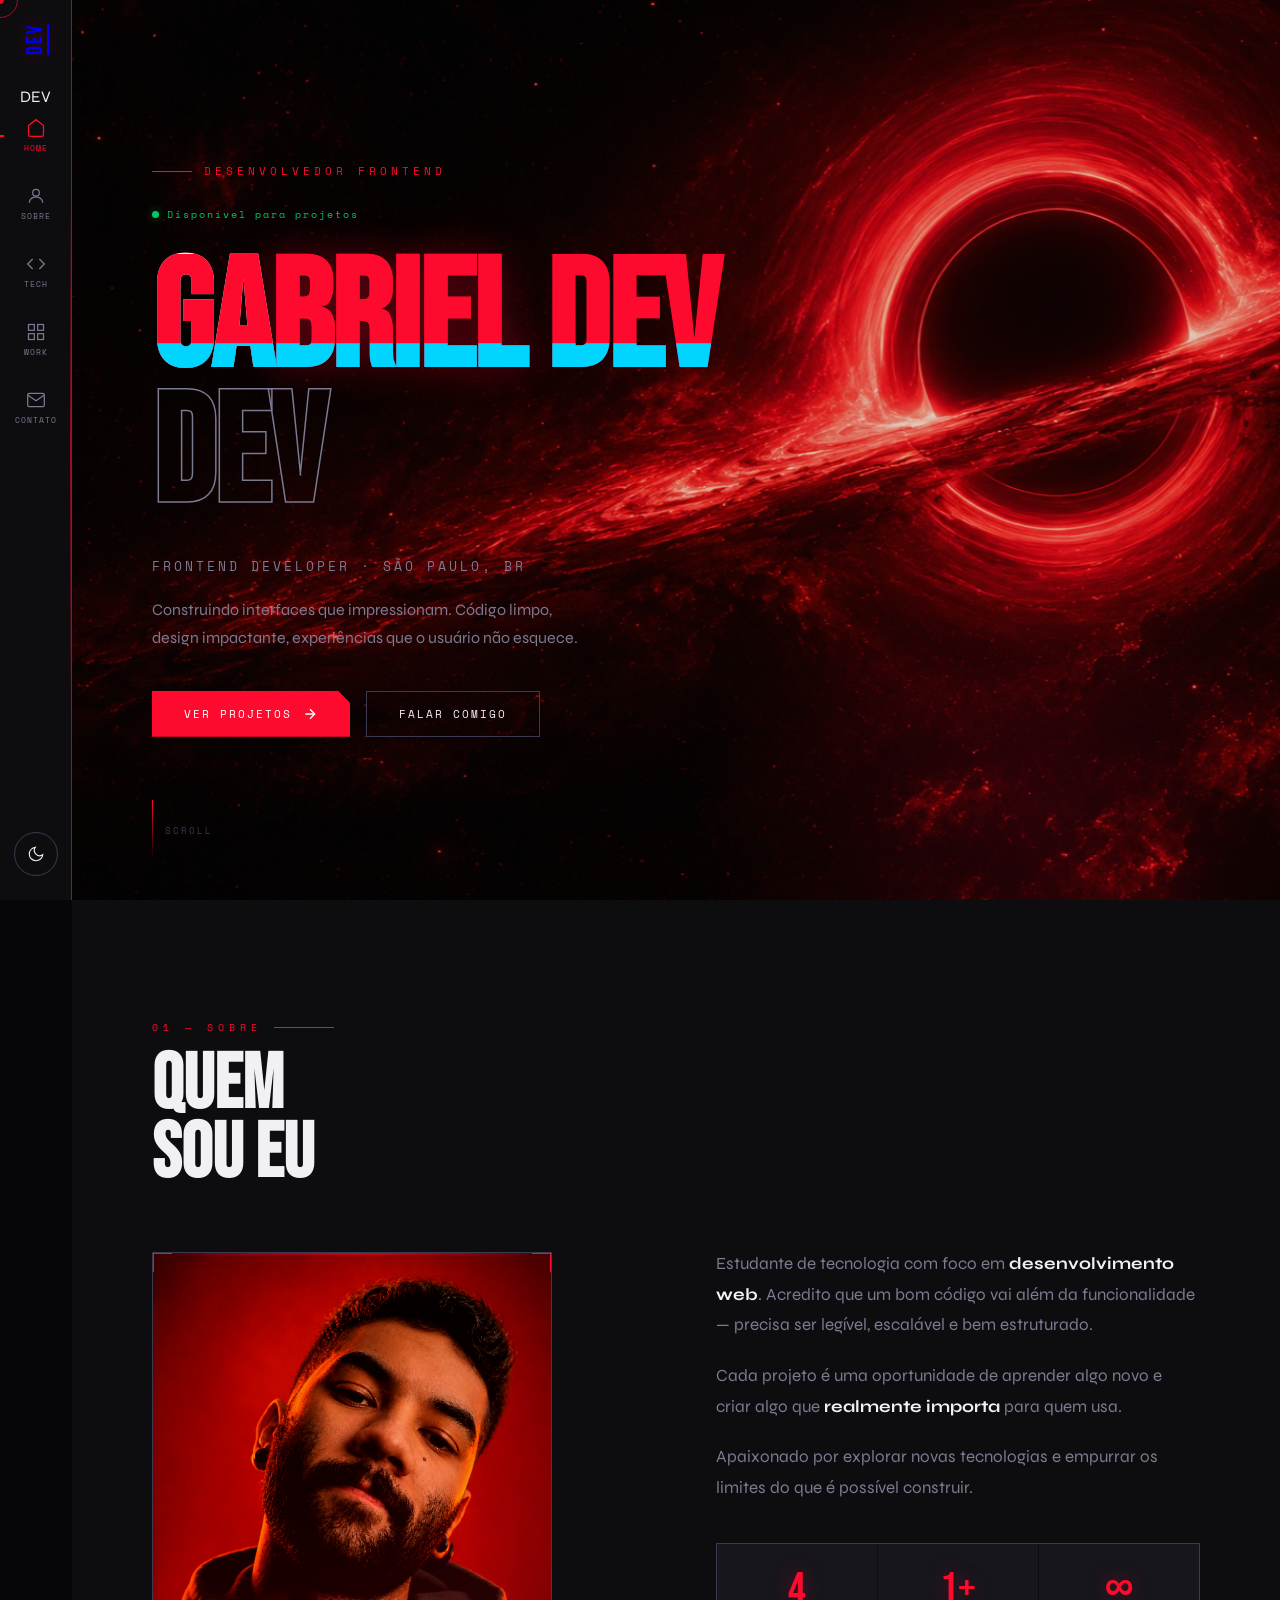
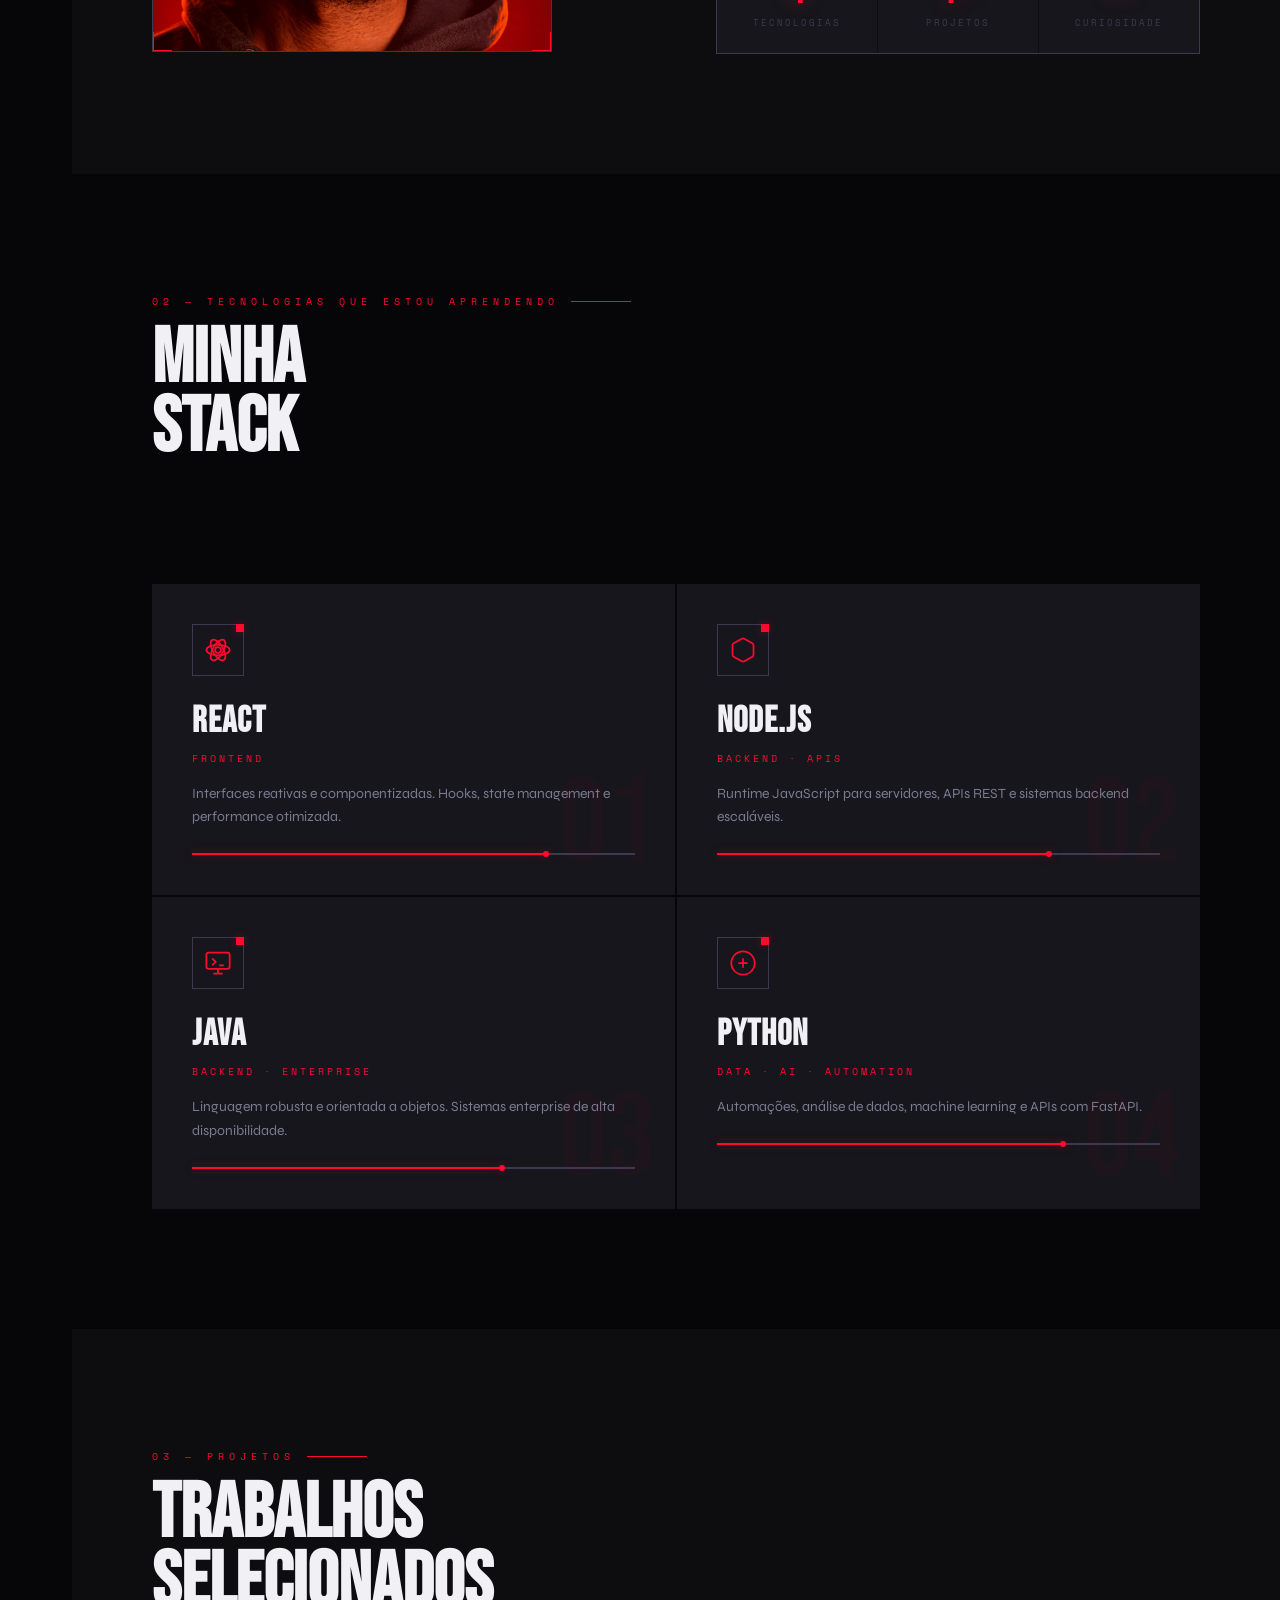
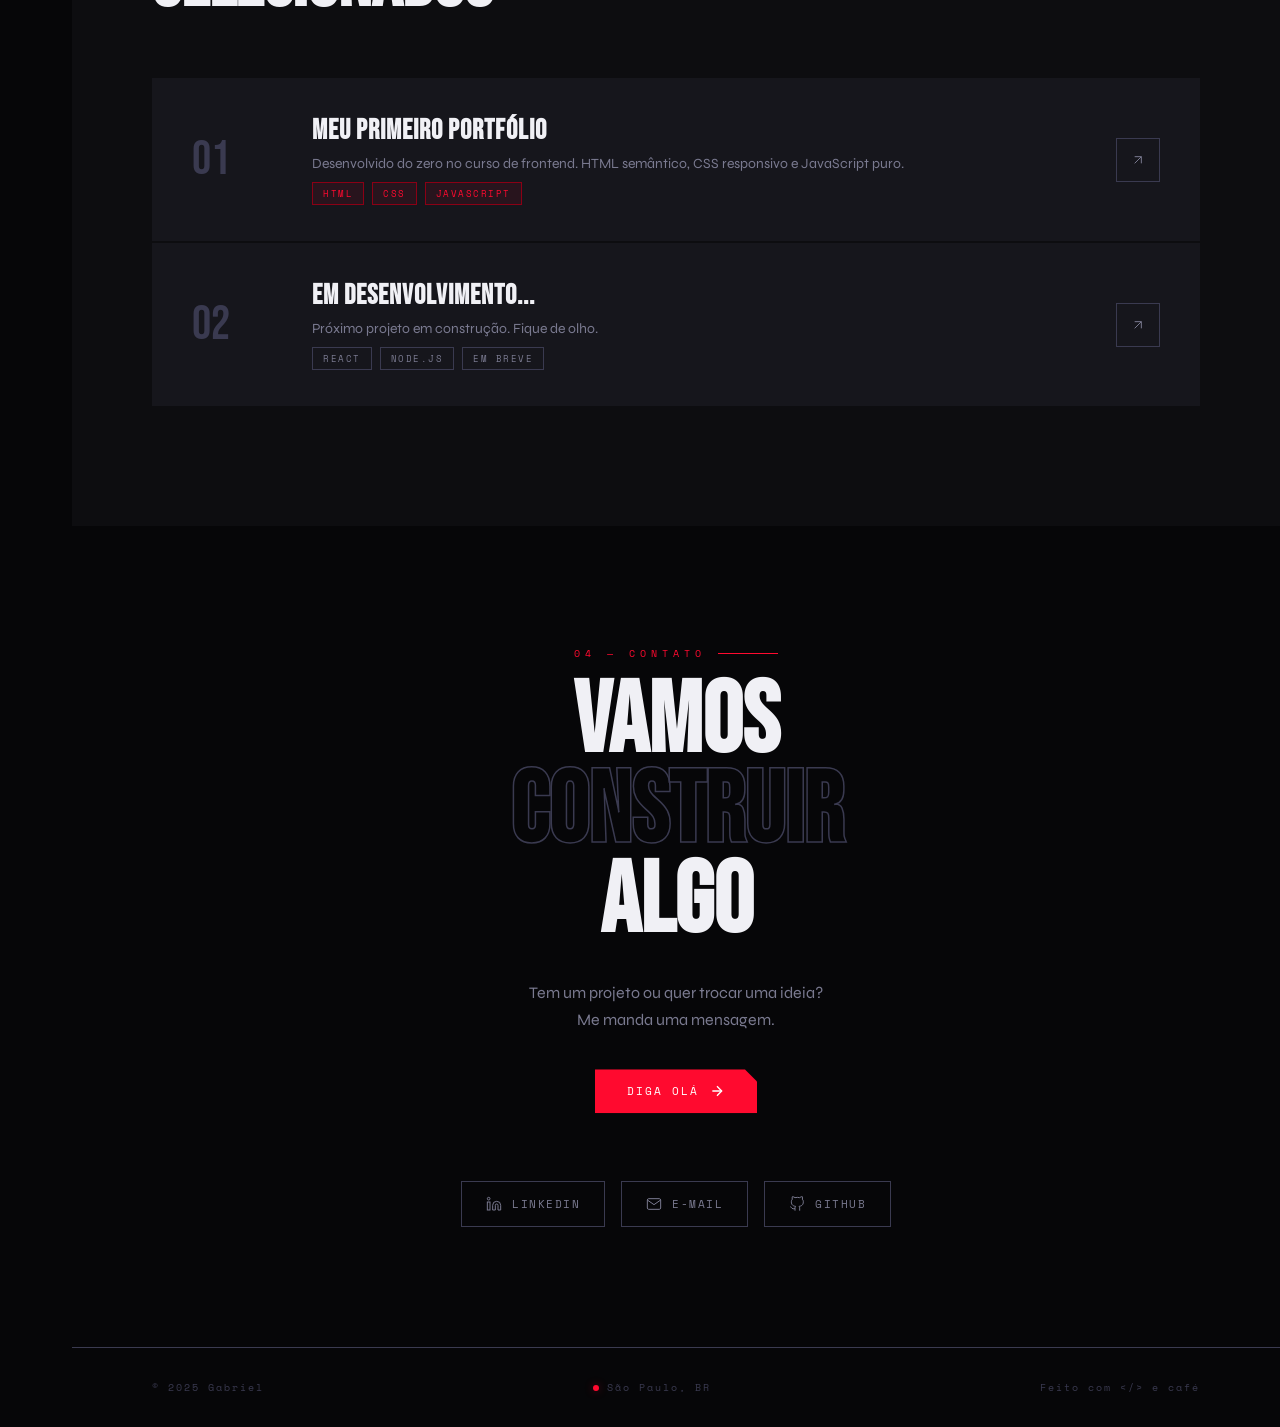
<file: index.html>
<!DOCTYPE html>
<html lang="pt-BR" data-theme="dark">

<head>
    <meta charset="UTF-8" />
    <meta name="viewport" content="width=device-width, initial-scale=1.0" />
    <title>Portfolio · Gabriel</title>
    <link rel="preconnect" href="https://fonts.googleapis.com" />
    <link
        href="https://fonts.googleapis.com/css2?family=Bebas+Neue&family=Space+Mono:wght@400;700&family=Syne:wght@400;700&display=swap"
        rel="stylesheet" />
    <link rel="stylesheet" href="style.css" />
</head>

<body>

    <!-- CURSOR -->
    <div id="cursor">
        <div id="cursor-dot"></div>
        <div id="cursor-ring"></div>
    </div>

    <!-- SIDEBAR -->
    <nav id="sidebar">
        <div class="sidebar-logo"><a href="nav-link">DEV</a></div>
            DEV
        </div>
        <div class="nav-links">
            <a href="#hero" class="nav-link active">
                <svg viewBox="0 0 24 24" fill="none" stroke="currentColor">
                    <path d="M3 9l9-7 9 7v11a2 2 0 0 1-2 2H5a2 2 0 0 1-2-2z" />
                </svg>
                Home
            </a>
            <a href="#about" class="nav-link">
                <svg viewBox="0 0 24 24" fill="none" stroke="currentColor">
                    <circle cx="12" cy="8" r="4" />
                    <path d="M4 20c0-4 3.6-7 8-7s8 3 8 7" />
                </svg>
                Sobre
            </a>
            <a href="#skills" class="nav-link">
                <svg viewBox="0 0 24 24" fill="none" stroke="currentColor">
                    <polyline points="16 18 22 12 16 6" />
                    <polyline points="8 6 2 12 8 18" />
                </svg>
                Tech
            </a>
            <a href="#projects" class="nav-link">
                <svg viewBox="0 0 24 24" fill="none" stroke="currentColor">
                    <rect x="3" y="3" width="7" height="7" />
                    <rect x="14" y="3" width="7" height="7" />
                    <rect x="14" y="14" width="7" height="7" />
                    <rect x="3" y="14" width="7" height="7" />
                </svg>
                Work
            </a>
            <a href="#contact" class="nav-link">
                <svg viewBox="0 0 24 24" fill="none" stroke="currentColor">
                    <path d="M4 4h16c1.1 0 2 .9 2 2v12c0 1.1-.9 2-2 2H4c-1.1 0-2-.9-2-2V6c0-1.1.9-2 2-2z" />
                    <polyline points="22,6 12,13 2,6" />
                </svg>
                Contato
            </a>
        </div>
        <button id="theme-toggle" title="Alternar tema" onclick="toggleTheme()">
            <svg id="icon-sun" viewBox="0 0 24 24" fill="none" stroke="currentColor" stroke-width="1.5"
                style="display:none">
                <circle cx="12" cy="12" r="5" />
                <line x1="12" y1="1" x2="12" y2="3" />
                <line x1="12" y1="21" x2="12" y2="23" />
                <line x1="4.22" y1="4.22" x2="5.64" y2="5.64" />
                <line x1="18.36" y1="18.36" x2="19.78" y2="19.78" />
                <line x1="1" y1="12" x2="3" y2="12" />
                <line x1="21" y1="12" x2="23" y2="12" />
                <line x1="4.22" y1="19.78" x2="5.64" y2="18.36" />
                <line x1="18.36" y1="5.64" x2="19.78" y2="4.22" />
            </svg>
            <svg id="icon-moon" viewBox="0 0 24 24" fill="none" stroke="currentColor" stroke-width="1.5">
                <path d="M21 12.79A9 9 0 1 1 11.21 3 7 7 0 0 0 21 12.79z" />
            </svg>
        </button>
    </nav>

    <main>

        <!-- ── HERO ── -->
        <section id="hero">
            <!-- Camadas de parallax — ordem importa (fundo → frente) -->
            <div class="hero-grid" data-speed="0.02"></div>
            <div class="hero-bg" data-speed="0.04"></div>
            <div id="particles" data-speed="0.05"></div>
            <div class="hero-glow" data-speed="0.08"></div>

            <!-- Conteúdo foreground -->
            <div class="hero-content">
                <p class="hero-eyebrow">Desenvolvedor Frontend</p>

                <div class="status">
                    <span class="status-dot"></span>
                    Disponível para projetos
                </div>

                <h1 class="hero-name glitch" data-text="GABRIEL DEV">
                    <span class="solid">GA</span><span class="red">BRIEL</span><br>
                    <span class="outline">DEV</span>
                </h1>

                <p class="hero-role">Frontend Developer · São Paulo, BR</p>

                <p class="hero-desc">
                    Construindo interfaces que impressionam. Código limpo,
                    design impactante, experiências que o usuário não esquece.
                </p>

                <div class="hero-cta">
                    <a href="#projects" class="btn-primary magnetic">
                        Ver Projetos
                        <svg width="16" height="16" viewBox="0 0 24 24" fill="none" stroke="currentColor"
                            stroke-width="2">
                            <line x1="5" y1="12" x2="19" y2="12" />
                            <polyline points="12 5 19 12 12 19" />
                        </svg>
                    </a>
                    <a href="#contact" class="btn-outline magnetic">Falar Comigo</a>
                </div>
            </div>

            <!-- Fora do hero-content, dentro do #hero -->
            <div class="hero-scroll">
                <div class="scroll-line"></div>
                Scroll
            </div>
        </section>

        <!-- ── SOBRE ── -->
        <section id="about">
            <p class="section-label">01 — Sobre</p>
            <h2 class="section-title reveal">QUEM<br>SOU EU</h2>

            <div class="about-grid">

                <!-- Avatar com foto + efeito tilt 3D -->
                <div class="about-visual tilt-card reveal">
                    <div class="about-frame">
                        <div class="scan-line"></div><!-- ← scan line fica dentro do frame -->
                        <div class="about-avatar">
                            <img src="img/eu.jpeg" alt="Foto de Gabriel" />
                        </div>
                        <div class="frame-corner tl"></div>
                        <div class="frame-corner tr"></div>
                        <div class="frame-corner bl"></div>
                        <div class="frame-corner br"></div>
                    </div>
                </div>

                <div class="about-text">
                    <p class="reveal">
                        Estudante de tecnologia com foco em <strong>desenvolvimento web</strong>.
                        Acredito que um bom código vai além da funcionalidade — precisa ser legível,
                        escalável e bem estruturado.
                    </p>
                    <p class="reveal reveal-d1">
                        Cada projeto é uma oportunidade de aprender algo novo e criar algo que
                        <strong>realmente importa</strong> para quem usa.
                    </p>
                    <p class="reveal reveal-d2">
                        Apaixonado por explorar novas tecnologias e empurrar os limites
                        do que é possível construir.
                    </p>
                    <div class="about-stats reveal reveal-d3">
                        <div class="stat-box">
                            <span class="stat-num">4</span>
                            <span class="stat-label">Tecnologias</span>
                        </div>
                        <div class="stat-box">
                            <span class="stat-num">1+</span>
                            <span class="stat-label">Projetos</span>
                        </div>
                        <div class="stat-box">
                            <span class="stat-num">∞</span>
                            <span class="stat-label">Curiosidade</span>
                        </div>
                    </div>
                </div>

            </div>
        </section>

        <!-- ── TECNOLOGIAS ── -->
        <section id="skills">
            <p class="section-label">02 — Tecnologias que estou aprendendo</p>
            <h2 class="section-title reveal">MINHA<br>STACK</h2>
            <p id="tecnologiaSelecionada"></p>

            <div class="skills-grid">

                <article class="skill-card tilt-card reveal" onclick="mostrarTecnologia('React')">
                    <span class="skill-bg-num">01</span>
                    <div class="skill-icon tilt-icon">
                        <svg viewBox="0 0 24 24" fill="none" stroke="var(--red)" stroke-width="1.5">
                            <circle cx="12" cy="12" r="2.5" />
                            <ellipse cx="12" cy="12" rx="10" ry="4.5" />
                            <ellipse cx="12" cy="12" rx="10" ry="4.5" transform="rotate(60 12 12)" />
                            <ellipse cx="12" cy="12" rx="10" ry="4.5" transform="rotate(120 12 12)" />
                        </svg>
                    </div>
                    <h3 class="skill-name tilt-inner">React</h3>
                    <p class="skill-type">Frontend</p>
                    <p class="skill-desc">Interfaces reativas e componentizadas. Hooks, state management e performance
                        otimizada.</p>
                    <div class="skill-bar">
                        <div class="skill-fill" style="--w: 80%"></div>
                    </div>
                </article>

                <article class="skill-card tilt-card reveal reveal-d1" onclick="mostrarTecnologia('Node.js')">
                    <span class="skill-bg-num">02</span>
                    <div class="skill-icon tilt-icon">
                        <svg viewBox="0 0 24 24" fill="none" stroke="var(--red)" stroke-width="1.5">
                            <path
                                d="M21 16V8a2 2 0 0 0-1-1.73l-7-4a2 2 0 0 0-2 0l-7 4A2 2 0 0 0 3 8v8a2 2 0 0 0 1 1.73l7 4a2 2 0 0 0 2 0l7-4A2 2 0 0 0 21 16z" />
                        </svg>
                    </div>
                    <h3 class="skill-name tilt-inner">Node.js</h3>
                    <p class="skill-type">Backend · APIs</p>
                    <p class="skill-desc">Runtime JavaScript para servidores, APIs REST e sistemas backend escaláveis.
                    </p>
                    <div class="skill-bar">
                        <div class="skill-fill" style="--w: 75%"></div>
                    </div>
                </article>

                <article class="skill-card tilt-card reveal reveal-d2" onclick="mostrarTecnologia('Java')">
                    <span class="skill-bg-num">03</span>
                    <div class="skill-icon tilt-icon">
                        <svg viewBox="0 0 24 24" fill="none" stroke="var(--red)" stroke-width="1.5">
                            <rect x="2" y="3" width="20" height="14" rx="2" />
                            <path d="M8 21h8M12 17v4M7 8l3 3-3 3M13 14h4" />
                        </svg>
                    </div>
                    <h3 class="skill-name tilt-inner">Java</h3>
                    <p class="skill-type">Backend · Enterprise</p>
                    <p class="skill-desc">Linguagem robusta e orientada a objetos. Sistemas enterprise de alta
                        disponibilidade.</p>
                    <div class="skill-bar">
                        <div class="skill-fill" style="--w: 70%"></div>
                    </div>
                </article>

                <article class="skill-card tilt-card reveal reveal-d3" onclick="mostrarTecnologia('Python')">
                    <span class="skill-bg-num">04</span>
                    <div class="skill-icon tilt-icon">
                        <svg viewBox="0 0 24 24" fill="none" stroke="var(--red)" stroke-width="1.5">
                            <path d="M12 2C6.48 2 2 6.48 2 12s4.48 10 10 10 10-4.48 10-10S17.52 2 12 2z" />
                            <path d="M12 8v8M8 12h8" />
                        </svg>
                    </div>
                    <h3 class="skill-name tilt-inner">Python</h3>
                    <p class="skill-type">Data · AI · Automation</p>
                    <p class="skill-desc">Automações, análise de dados, machine learning e APIs com FastAPI.</p>
                    <div class="skill-bar">
                        <div class="skill-fill" style="--w: 78%"></div>
                    </div>
                </article>

            </div>
        </section>

        <!-- ── PROJETOS ── -->
        <section id="projects">
            <p class="section-label">03 — Projetos</p>
            <h2 class="section-title reveal">TRABALHOS<br>SELECIONADOS</h2>

            <div class="projects-list">

                <article class="project-item reveal">
                    <span class="project-num">01</span>
                    <div class="project-info">
                        <h3 class="project-name">Meu Primeiro Portfólio</h3>
                        <p class="project-desc">Desenvolvido do zero no curso de frontend. HTML semântico, CSS
                            responsivo e JavaScript puro.</p>
                        <div class="project-tags">
                            <span class="tag red">HTML</span>
                            <span class="tag red">CSS</span>
                            <span class="tag red">JavaScript</span>
                        </div>
                    </div>
                    <div class="project-arrow">
                        <svg width="16" height="16" viewBox="0 0 24 24" fill="none" stroke="currentColor"
                            stroke-width="1.5">
                            <line x1="7" y1="17" x2="17" y2="7" />
                            <polyline points="7 7 17 7 17 17" />
                        </svg>
                    </div>
                </article>

                <article class="project-item reveal reveal-d1">
                    <span class="project-num">02</span>
                    <div class="project-info">
                        <h3 class="project-name">Em Desenvolvimento...</h3>
                        <p class="project-desc">Próximo projeto em construção. Fique de olho.</p>
                        <div class="project-tags">
                            <span class="tag">React</span>
                            <span class="tag">Node.js</span>
                            <span class="tag">Em breve</span>
                        </div>
                    </div>
                    <div class="project-arrow">
                        <svg width="16" height="16" viewBox="0 0 24 24" fill="none" stroke="currentColor"
                            stroke-width="1.5">
                            <line x1="7" y1="17" x2="17" y2="7" />
                            <polyline points="7 7 17 7 17 17" />
                        </svg>
                    </div>
                </article>

            </div>
        </section>

        <!-- ── CONTATO ── -->
        <section id="contact">
            <div class="contact-inner">
                <p class="section-label" style="justify-content: center">04 — Contato</p>

                <h2 class="contact-big reveal">
                    VAMOS<br><span class="hollow">CONSTRUIR</span><br>ALGO
                </h2>

                <p class="contact-sub reveal">
                    Tem um projeto ou quer trocar uma ideia?<br>Me manda uma mensagem.
                </p>

                <div class="contact-msg reveal">
                    <button type="button" class="btn-primary magnetic" id="botaoMensagem" onclick="alterarTexto()">
                        Diga Olá
                        <svg width="16" height="16" viewBox="0 0 24 24" fill="none" stroke="currentColor"
                            stroke-width="2">
                            <line x1="5" y1="12" x2="19" y2="12" />
                            <polyline points="12 5 19 12 12 19" />
                        </svg>
                    </button>
                    <p id="mensagem"></p>
                </div>

                <div class="contact-links reveal reveal-d1">
                    <a href="https://www.linkedin.com/in/marcaumdev/" target="_blank" class="contact-link">
                        <svg viewBox="0 0 24 24" fill="none" stroke="currentColor" stroke-width="1.5">
                            <path d="M16 8a6 6 0 0 1 6 6v7h-4v-7a2 2 0 0 0-4 0v7h-4v-7a6 6 0 0 1 6-6z" />
                            <rect x="2" y="9" width="4" height="12" />
                            <circle cx="4" cy="4" r="2" />
                        </svg>
                        LinkedIn
                    </a>
                    <a href="mailto:gabriel@email.com" class="contact-link">
                        <svg viewBox="0 0 24 24" fill="none" stroke="currentColor" stroke-width="1.5">
                            <path d="M4 4h16c1.1 0 2 .9 2 2v12c0 1.1-.9 2-2 2H4c-1.1 0-2-.9-2-2V6c0-1.1.9-2 2-2z" />
                            <polyline points="22,6 12,13 2,6" />
                        </svg>
                        E-mail
                    </a>
                    <a href="https://github.com/" target="_blank" class="contact-link">
                        <svg viewBox="0 0 24 24" fill="none" stroke="currentColor" stroke-width="1.5">
                            <path
                                d="M9 19c-5 1.5-5-2.5-7-3m14 6v-3.87a3.37 3.37 0 0 0-.94-2.61c3.14-.35 6.44-1.54 6.44-7A5.44 5.44 0 0 0 20 4.77 5.07 5.07 0 0 0 19.91 1S18.73.65 16 2.48a13.38 13.38 0 0 0-7 0C6.27.65 5.09 1 5.09 1A5.07 5.07 0 0 0 5 4.77a5.44 5.44 0 0 0-1.5 3.78c0 5.42 3.3 6.61 6.44 7A3.37 3.37 0 0 0 9 18.13V22" />
                        </svg>
                        GitHub
                    </a>
                </div>
            </div>
        </section>

    </main>

    <footer>
        <span>© 2025 Gabriel</span>
        <div class="footer-center">
            <div class="footer-dot"></div>
            <span>São Paulo, BR</span>
        </div>
        <span>Feito com &lt;/&gt; e café</span>
    </footer>

    <script src="script.js"></script>
</body>

</html>
</file>
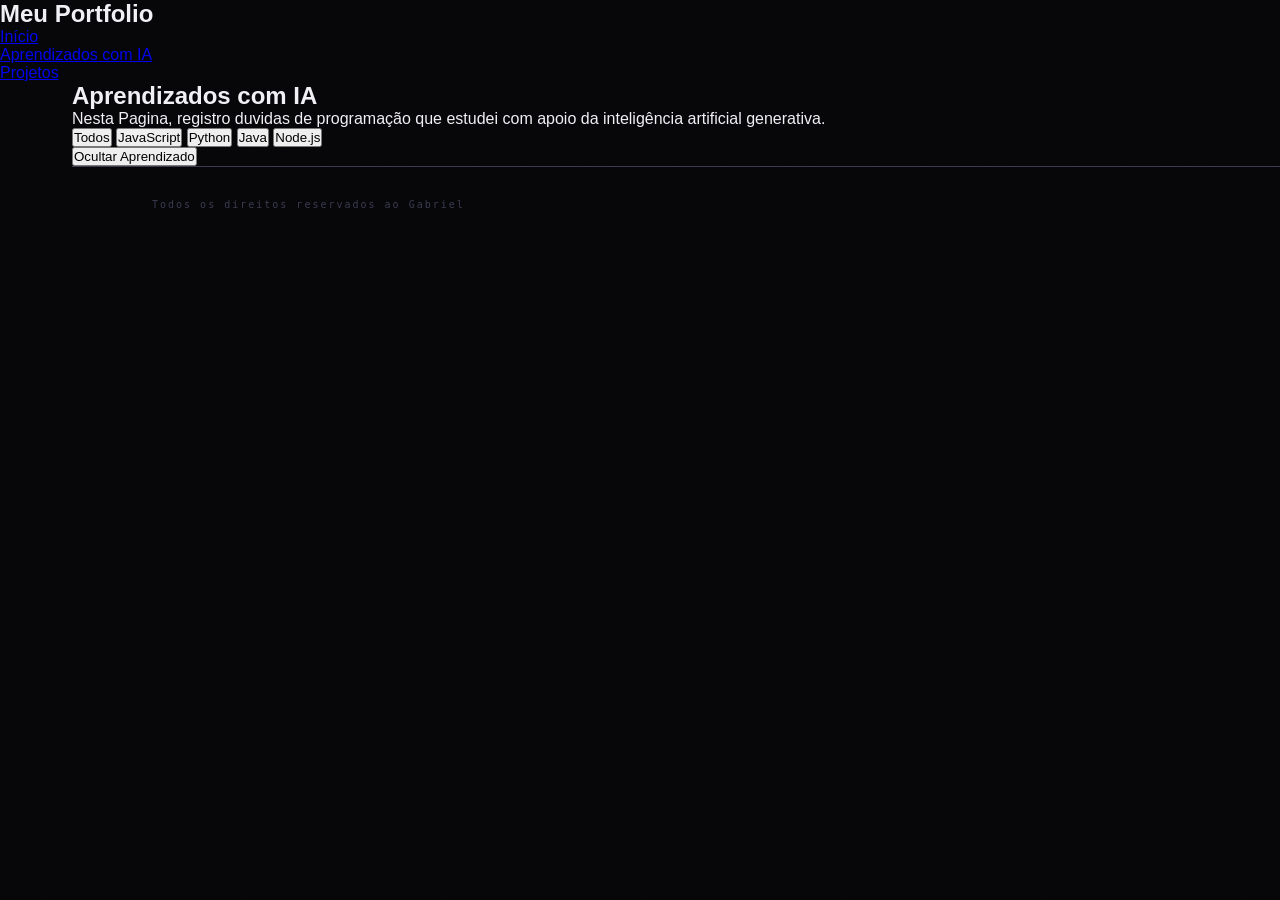
<file: aprendizados.html>
<!DOCTYPE html>
<html lang="pt-BR">

<head>
    <meta charset="UTF-8">
    <meta name="viewport" content="width=device-width, initial-scale=1.0">
    <title>Aprendizados com IA</title>
    <link rel="stylesheet" href="style.css">
</head>

<body>
    <header>
        <nav>
            <h1>Meu Portfolio</h1>
            <ul>
                <li><a href="index.html">Início</a></li>
                <li><a href="aprendizados.html">Aprendizados com IA</a></li>
                <li><a href="projetos.html">Projetos</a></li>
            </ul>
        </nav>
    </header>
    <main>
        <section>
            <h2>Aprendizados com IA</h2>
            <p>Nesta Pagina, registro duvidas de programação que estudei com apoio da inteligência artificial
                generativa.</p>
            <p id="contadorAprendizados"></p>
            <div class="filtros">
                <button onclick="filtrarAprendizado('Todos')">Todos</button>
                <button onclick="filtrarAprendizado('JavaScript')">JavaScript</button>
                <button onclick="filtrarAprendizado('Python')">Python</button>
                <button onclick="filtrarAprendizado('Java')">Java</button>
                <button onclick="filtrarAprendizado('Node.js')">Node.js</button>
            </div>

            <button onclick="mostrarAprendizado()" id="botaoAprendizados">Ocultar Aprendizado</button>
            <div id="listaAprendizado" class="cards-aprendizados"></div>
        </section>
    </main>
    <footer>
        <p>Todos os direitos reservados ao Gabriel</p>
    </footer>
    <script src="script.js"></script>
</body>

</html>
</file>
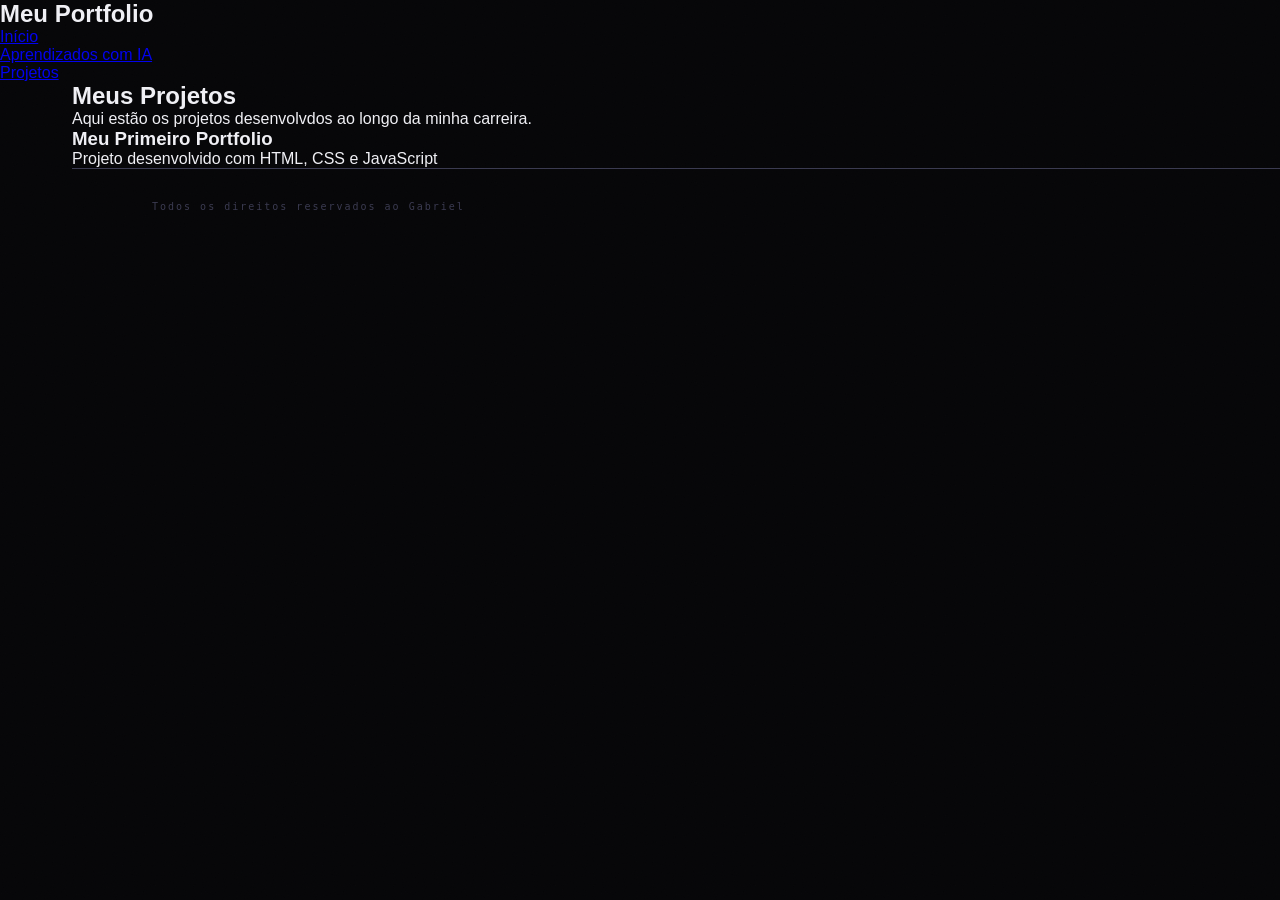
<file: projetos.html>
<!DOCTYPE html>
<html lang="pt-BR">

<head>
    <meta charset="UTF-8">
    <meta name="viewport" content="width=device-width, initial-scale=1.0">
    <title>Projetos</title>
    <link rel="stylesheet" href="style.css">
</head>

<body>
    <header>
        <nav>
            <h1>Meu Portfolio</h1>
            <ul>
                <li><a href="index.html">Início</a></li>
                <li><a href="aprendizados.html">Aprendizados com IA</a></li>
                <li><a href="projetos.html">Projetos</a></li>
            </ul>
        </nav>
    </header>
    <main>
        <section>
            <h2>Meus Projetos</h2>
            <p>Aqui estão os projetos desenvolvdos ao longo da minha carreira.</p>
            <article class="projeto">
                <h3>Meu Primeiro Portfolio</h3>
                <p>Projeto desenvolvido com HTML, CSS e JavaScript</p>
            </article>
        </section>
    </main>

    <footer>
        <p>Todos os direitos reservados ao Gabriel</p>
    </footer>
    <script src="script.js"></script>
</body>

</html>
</file>
<file: style.css>
/* ═══════════════════════════════════════════════════════
   PORTFOLIO · GABRIEL
   Organização: variáveis → reset → componentes → seções
═══════════════════════════════════════════════════════ */


/* ─── VARIÁVEIS DE TEMA ─── */
:root {
    --red: #ff0a2f;
    --red-glow: rgba(255, 10, 47, 0.35);
    --red-dim: #8b0015;
    --red-ultra: rgba(255, 10, 47, 0.08);

    --bg: #060608;
    --bg2: #0d0d10;
    --surface: #16161c;
    --surface2: #1e1e26;

    --text: #f0f0f5;
    --text-dim: #7a7a90;
    --text-faint: #3a3a50;

    --sidebar-w: 72px;
    --ease: cubic-bezier(0.23, 1, 0.32, 1);
}

[data-theme="light"] {
    --bg: #f5f5f7;
    --bg2: #ececef;
    --surface: #ffffff;
    --surface2: #f0f0f5;
    --text: #0a0a12;
    --text-dim: #55556a;
    --text-faint: #c0c0d0;
    --red-ultra: rgba(255, 10, 47, 0.05);
}


/* ─── RESET ─── */
*,
*::before,
*::after {
    margin: 0;
    padding: 0;
    box-sizing: border-box;
}

html {
    scroll-behavior: smooth;
}

body {
    font-family: 'Syne', sans-serif;
    background: var(--bg);
    color: var(--text);
    overflow-x: hidden;
    cursor: none;
    transition: background 0.4s, color 0.4s;
}

/* textura de ruído sutil sobre tudo */
body::before {
    content: '';
    position: fixed;
    inset: 0;
    pointer-events: none;
    z-index: 1;
    background-image: url("data:image/svg+xml,%3Csvg viewBox='0 0 200 200' xmlns='http://www.w3.org/2000/svg'%3E%3Cfilter id='n'%3E%3CfeTurbulence type='fractalNoise' baseFrequency='0.9' numOctaves='4' stitchTiles='stitch'/%3E%3C/filter%3E%3Crect width='100%25' height='100%25' filter='url(%23n)' opacity='0.035'/%3E%3C/svg%3E");
    background-size: 200px;
    opacity: 0.5;
}


/* ─── CURSOR ─── */
#cursor {
    position: fixed;
    top: 0;
    left: 0;
    pointer-events: none;
    z-index: 9999;
    mix-blend-mode: difference;
}

#cursor-dot {
    width: 8px;
    height: 8px;
    background: var(--red);
    border-radius: 50%;
    position: absolute;
    transform: translate(-50%, -50%);
    transition: width .15s, height .15s;
}

#cursor-ring {
    width: 36px;
    height: 36px;
    border: 1.5px solid var(--red);
    border-radius: 50%;
    position: absolute;
    transform: translate(-50%, -50%);
    opacity: 0.7;
}

body.cursor-hover #cursor-dot {
    width: 14px;
    height: 14px;
}

body.cursor-hover #cursor-ring {
    width: 52px;
    height: 52px;
    opacity: 0.4;
}


/* ─── SIDEBAR ─── */
#sidebar {
    position: fixed;
    left: 0;
    top: 0;
    bottom: 0;
    width: var(--sidebar-w);
    background: var(--bg2);
    border-right: 1px solid var(--text-faint);
    display: flex;
    flex-direction: column;
    align-items: center;
    padding: 24px 0;
    z-index: 100;
}

#sidebar::after {
    content: '';
    position: absolute;
    right: 0;
    top: 20%;
    bottom: 20%;
    width: 1px;
    background: linear-gradient(to bottom, transparent, var(--red), transparent);
    opacity: 0.6;
}

.sidebar-logo {
    font-family: 'Bebas Neue', sans-serif;
    font-size: 22px;
    color: var(--red);
    letter-spacing: 2px;
    writing-mode: vertical-rl;
    transform: rotate(180deg);
    margin-bottom: 32px;
    text-shadow: 0 0 20px var(--red-glow);
}

.nav-links {
    flex: 1;
    display: flex;
    flex-direction: column;
    align-items: center;
    gap: 8px;
    width: 100%;
}

.nav-link {
    width: 100%;
    display: flex;
    flex-direction: column;
    align-items: center;
    gap: 4px;
    padding: 12px 0;
    text-decoration: none;
    color: var(--text-dim);
    font-family: 'Space Mono', monospace;
    font-size: 8px;
    letter-spacing: 1px;
    text-transform: uppercase;
    transition: color 0.25s;
    position: relative;
    cursor: none;
}

.nav-link svg {
    width: 20px;
    height: 20px;
    stroke-width: 1.5;
}

.nav-link::before {
    content: '';
    position: absolute;
    left: 0;
    top: 50%;
    width: 0;
    height: 2px;
    background: var(--red);
    transform: translateY(-50%);
    transition: width 0.25s;
    box-shadow: 0 0 8px var(--red-glow);
}

.nav-link:hover,
.nav-link.active {
    color: var(--red);
}

.nav-link:hover::before,
.nav-link.active::before {
    width: 4px;
}

#theme-toggle {
    width: 44px;
    height: 44px;
    border-radius: 50%;
    border: 1.5px solid var(--text-faint);
    background: transparent;
    color: var(--text);
    display: flex;
    align-items: center;
    justify-content: center;
    cursor: none;
    transition: all 0.25s;
    margin-top: 8px;
}

#theme-toggle:hover {
    border-color: var(--red);
    color: var(--red);
    box-shadow: 0 0 16px var(--red-glow);
}

#theme-toggle svg {
    width: 18px;
    height: 18px;
}


/* ─── LAYOUT ─── */
main {
    margin-left: var(--sidebar-w);
}

footer {
    margin-left: var(--sidebar-w);
    padding: 32px 80px;
    border-top: 1px solid var(--text-faint);
    display: flex;
    justify-content: space-between;
    align-items: center;
    font-family: 'Space Mono', monospace;
    font-size: 10px;
    color: var(--text-faint);
    letter-spacing: 2px;
}

.footer-center {
    display: flex;
    align-items: center;
    gap: 8px;
}

.footer-dot {
    width: 6px;
    height: 6px;
    background: var(--red);
    border-radius: 50%;
    box-shadow: 0 0 8px var(--red-glow);
    animation: blink 2s ease-in-out infinite;
}

@keyframes blink {

    0%,
    100% {
        opacity: 1;
    }

    50% {
        opacity: 0.3;
    }
}


/* ─── COMPONENTES ─── */
.section-label {
    font-family: 'Space Mono', monospace;
    font-size: 10px;
    color: var(--red);
    letter-spacing: 5px;
    text-transform: uppercase;
    display: flex;
    align-items: center;
    gap: 12px;
    margin-bottom: 16px;
}

.section-label::after {
    content: '';
    flex: 1;
    max-width: 60px;
    height: 1px;
    background: var(--red);
}

.section-title {
    font-family: 'Bebas Neue', sans-serif;
    font-size: clamp(48px, 6vw, 80px);
    line-height: 0.9;
    margin-bottom: 60px;
    color: var(--text);
}

.btn-primary {
    padding: 14px 32px;
    background: var(--red);
    color: #fff;
    border: none;
    font-family: 'Space Mono', monospace;
    font-size: 11px;
    letter-spacing: 2px;
    text-transform: uppercase;
    display: inline-flex;
    align-items: center;
    gap: 10px;
    cursor: none;
    text-decoration: none;
    transition: all 0.25s;
    clip-path: polygon(0 0, calc(100% - 12px) 0, 100% 12px, 100% 100%, 0 100%);
    box-shadow: 0 0 30px rgba(255, 10, 47, 0.3);
}

.btn-primary:hover {
    background: #ff2040;
    box-shadow: 0 0 50px rgba(255, 10, 47, 0.5);
    transform: translateY(-2px);
}

.btn-outline {
    padding: 14px 32px;
    background: transparent;
    color: var(--text);
    border: 1px solid var(--text-faint);
    font-family: 'Space Mono', monospace;
    font-size: 11px;
    letter-spacing: 2px;
    text-transform: uppercase;
    display: inline-flex;
    align-items: center;
    gap: 10px;
    cursor: none;
    text-decoration: none;
    transition: all 0.25s;
}

.btn-outline:hover {
    border-color: var(--red);
    color: var(--red);
}

.tag {
    font-family: 'Space Mono', monospace;
    font-size: 9px;
    letter-spacing: 1.5px;
    text-transform: uppercase;
    padding: 4px 10px;
    border: 1px solid var(--text-faint);
    color: var(--text-dim);
}

.tag.red {
    border-color: var(--red-dim);
    color: var(--red);
    background: var(--red-ultra);
}

.reveal {
    opacity: 0;
    transform: translateY(40px);
    transition: opacity 0.8s ease, transform 0.8s var(--ease);
}

.reveal.visible {
    opacity: 1;
    transform: translateY(0);
}

.reveal-d1 {
    transition-delay: 0.1s;
}

.reveal-d2 {
    transition-delay: 0.2s;
}

.reveal-d3 {
    transition-delay: 0.3s;
}


/* ═══════════════════════════════════════════════════════
   HERO
═══════════════════════════════════════════════════════ */
#hero {
    min-height: 100vh;
    display: flex;
    flex-direction: column;
    justify-content: center;
    padding: 0 80px;
    position: relative;
    overflow: hidden;
}

/* Camada 1 — grid pontilhado */
.hero-grid {
    position: absolute;
    inset: -20%;
    pointer-events: none;
    background-image:
        linear-gradient(rgba(255, 10, 47, .04) 1px, transparent 1px),
        linear-gradient(90deg, rgba(255, 10, 47, .04) 1px, transparent 1px);
    background-size: 60px 60px;
    will-change: transform;
}

/* Camada 2 — imagem de fundo */
.hero-bg {
    position: absolute;
    inset: -10%;
    pointer-events: none;
    background-image: url('img/hero.png');
    background-size: cover;
    background-position: center;
    opacity: 0.90;
    /* ajuste aqui: 0.15 sutil · 0.35 bem visível */
    will-change: transform;
}

/* Camada 3 — partículas (JS popula aqui) */
#particles {
    position: absolute;
    inset: 0;
    pointer-events: none;
    overflow: hidden;
    will-change: transform;
}

.particle {
    position: absolute;
    border-radius: 50%;
    background: var(--red);
    opacity: 0;
    animation: floatUp linear infinite;
    box-shadow: 0 0 6px var(--red-glow);
}

@keyframes floatUp {
    0% {
        opacity: 0;
        transform: translateY(0) scale(0.8);
    }

    10% {
        opacity: 0.6;
    }

    90% {
        opacity: 0.3;
    }

    100% {
        opacity: 0;
        transform: translateY(-120vh) scale(1.2);
    }
}

/* Camada 4 — glow orb */
.hero-glow {
    position: absolute;
    right: -100px;
    top: 50%;
    width: 700px;
    height: 700px;
    pointer-events: none;
    background: radial-gradient(circle, rgba(255, 10, 47, .14) 0%, transparent 70%);
    transform: translateY(-50%);
    will-change: transform;
    animation: glowPulse 4s ease-in-out infinite;
}

@keyframes glowPulse {

    0%,
    100% {
        opacity: 0.7;
    }

    50% {
        opacity: 1;
        filter: blur(4px);
    }
}

/* Camada 5 — conteúdo (foreground) */
.hero-content {
    position: relative;
    z-index: 10;
}

@keyframes fadeUp {
    from {
        opacity: 0;
        transform: translateY(30px);
    }

    to {
        opacity: 1;
        transform: translateY(0);
    }
}

.hero-eyebrow {
    font-family: 'Space Mono', monospace;
    font-size: 11px;
    color: var(--red);
    letter-spacing: 4px;
    text-transform: uppercase;
    display: flex;
    align-items: center;
    gap: 12px;
    margin-bottom: 24px;
    opacity: 0;
    animation: fadeUp 0.8s 0.2s forwards;
}

.hero-eyebrow::before {
    content: '';
    width: 40px;
    height: 1px;
    background: var(--red);
    box-shadow: 0 0 8px var(--red-glow);
}

.status {
    display: inline-flex;
    align-items: center;
    gap: 8px;
    margin-bottom: 32px;
    font-family: 'Space Mono', monospace;
    font-size: 10px;
    color: #00c864;
    letter-spacing: 2px;
    opacity: 0;
    animation: fadeUp 0.8s 0.3s forwards;
}

.status-dot {
    width: 7px;
    height: 7px;
    background: #00c864;
    border-radius: 50%;
    box-shadow: 0 0 10px rgba(0, 200, 100, .5);
    animation: pulse 2s ease-in-out infinite;
}

@keyframes pulse {

    0%,
    100% {
        transform: scale(1);
    }

    50% {
        transform: scale(1.4);
        opacity: 0.7;
    }
}

.hero-name {
    font-family: 'Bebas Neue', sans-serif;
    font-size: clamp(80px, 12vw, 160px);
    line-height: 0.88;
    letter-spacing: -2px;
    opacity: 0;
    animation: fadeUp 0.8s 0.4s forwards, float3d 6s 1.2s ease-in-out infinite;
}

.hero-name .solid {
    color: var(--text);
}

.hero-name .red {
    color: var(--red);
    text-shadow: 0 0 40px var(--red-glow);
}

.hero-name .outline {
    -webkit-text-stroke: 1.5px var(--text-dim);
    color: transparent;
}

@keyframes float3d {

    0%,
    100% {
        transform: translateY(0);
    }

    50% {
        transform: translateY(-8px);
    }
}

/* Glitch */
.glitch {
    position: relative;
}

.glitch::before,
.glitch::after {
    content: attr(data-text);
    position: absolute;
    top: 0;
    left: 0;
    width: 100%;
    overflow: hidden;
    pointer-events: none;
    font-family: 'Bebas Neue', sans-serif;
    font-size: clamp(80px, 12vw, 160px);
    line-height: 0.88;
    letter-spacing: -2px;
}

.glitch::before {
    color: var(--red);
    animation: glitch1 5s 2s infinite;
}

.glitch::after {
    color: #00d4ff;
    animation: glitch2 5s 2.5s infinite;
    clip-path: polygon(0 66%, 100% 66%, 100% 100%, 0 100%);
}

@keyframes glitch1 {

    0%,
    94%,
    100% {
        opacity: 0;
        clip-path: polygon(0 0, 100% 0, 100% 0, 0 0);
    }

    95% {
        opacity: 1;
        transform: translateX(-5px);
        clip-path: polygon(0 0, 100% 0, 100% 33%, 0 33%);
    }

    97% {
        transform: translateX(5px);
        clip-path: polygon(0 33%, 100% 33%, 100% 66%, 0 66%);
    }

    99% {
        transform: translateX(-3px);
        clip-path: polygon(0 66%, 100% 66%, 100% 100%, 0 100%);
    }
}

@keyframes glitch2 {

    0%,
    94%,
    100% {
        opacity: 0;
        clip-path: polygon(0 0, 0 0, 0 0, 0 0);
    }

    95% {
        opacity: 1;
        transform: translateX(5px);
        clip-path: polygon(0 66%, 100% 66%, 100% 100%, 0 100%);
    }

    97% {
        transform: translateX(-5px);
        clip-path: polygon(0 0, 100% 0, 100% 33%, 0 33%);
    }

    99% {
        transform: translateX(3px);
        clip-path: polygon(0 33%, 100% 33%, 100% 66%, 0 66%);
    }
}

.hero-role {
    font-family: 'Space Mono', monospace;
    font-size: 13px;
    color: var(--text-dim);
    letter-spacing: 3px;
    text-transform: uppercase;
    margin-top: 32px;
    opacity: 0;
    animation: fadeUp 0.8s 0.6s forwards;
}

.hero-desc {
    max-width: 440px;
    font-size: 16px;
    line-height: 1.7;
    color: var(--text-dim);
    margin-top: 20px;
    opacity: 0;
    animation: fadeUp 0.8s 0.8s forwards;
}

.hero-cta {
    display: flex;
    gap: 16px;
    margin-top: 40px;
    opacity: 0;
    animation: fadeUp 0.8s 1s forwards;
}

/* Scroll hint — posição absoluta dentro do #hero, fora do hero-content */
.hero-scroll {
    position: absolute;
    bottom: 40px;
    left: 80px;
    display: flex;
    align-items: center;
    gap: 12px;
    font-family: 'Space Mono', monospace;
    font-size: 9px;
    color: var(--text-faint);
    letter-spacing: 2px;
    text-transform: uppercase;
    z-index: 10;
    opacity: 0;
    animation: fadeUp 0.8s 1.4s forwards;
}

.scroll-line {
    width: 1px;
    height: 60px;
    background: linear-gradient(to bottom, var(--red), transparent);
    animation: scrollAnim 2s ease-in-out infinite;
}

@keyframes scrollAnim {

    0%,
    100% {
        transform: scaleY(1);
        opacity: 1;
    }

    50% {
        transform: scaleY(0.5);
        opacity: 0.5;
    }
}


/* ═══════════════════════════════════════════════════════
   SOBRE
═══════════════════════════════════════════════════════ */
#about {
    padding: 120px 80px;
    background: var(--bg2);
}

.about-grid {
    display: grid;
    grid-template-columns: 1fr 1fr;
    gap: 80px;
    align-items: center;
}

.about-visual {
    position: relative;
    aspect-ratio: 1;
    max-width: 400px;
}

.about-frame {
    width: 100%;
    height: 100%;
    border: 1px solid var(--text-faint);
    background: var(--surface);
    position: relative;
    overflow: hidden;
}

.about-frame::before {
    content: '';
    position: absolute;
    inset: 0;
    background: linear-gradient(135deg, transparent 60%, rgba(255, 10, 47, .08));
    z-index: 1;
    pointer-events: none;
}

/* Cantos vermelhos decorativos */
.frame-corner {
    position: absolute;
    width: 20px;
    height: 20px;
    border-color: var(--red);
    border-style: solid;
    z-index: 2;
}

.frame-corner.tl {
    top: -1px;
    left: -1px;
    border-width: 2px 0 0 2px;
}

.frame-corner.tr {
    top: -1px;
    right: -1px;
    border-width: 2px 2px 0 0;
}

.frame-corner.bl {
    bottom: -1px;
    left: -1px;
    border-width: 0 0 2px 2px;
}

.frame-corner.br {
    bottom: -1px;
    right: -1px;
    border-width: 0 2px 2px 0;
}

/* Linha scan animada — fica acima da foto */
.scan-line {
    position: absolute;
    left: 0;
    right: 0;
    height: 2px;
    background: linear-gradient(to right, transparent, var(--red), transparent);
    opacity: 0.5;
    z-index: 2;
    animation: scan 3s linear infinite;
}

@keyframes scan {
    0% {
        top: 0%;
    }

    100% {
        top: 100%;
    }
}

/* Container da foto */
.about-avatar {
    width: 100%;
    height: 100%;
    overflow: hidden;
    position: relative;
}

/* Foto ocupa o frame inteiro */
.about-avatar img {
    width: 100%;
    height: 100%;
    object-fit: cover;
    object-position: center top;
    display: block;
    transition: transform 0.5s ease;
    filter: contrast(1.1) saturate(1.15) brightness(0.95);
}

.about-frame:hover .about-avatar img {
    transform: scale(1.05);
}

/* Gradiente vermelho sutil na base da foto */
.about-avatar::after {
    content: '';
    position: absolute;
    inset: 0;
    background: linear-gradient(to top, rgba(255, 0, 0, 0.12), transparent);
    pointer-events: none;
}

.about-text p {
    font-size: 17px;
    line-height: 1.8;
    color: var(--text-dim);
    margin-bottom: 20px;
}

.about-text strong {
    color: var(--text);
}

.about-stats {
    display: grid;
    grid-template-columns: repeat(3, 1fr);
    gap: 1px;
    margin-top: 40px;
    border: 1px solid var(--text-faint);
}

.stat-box {
    padding: 24px 16px;
    background: var(--surface);
    text-align: center;
    display: flex;
    flex-direction: column;
}

.stat-num {
    font-family: 'Bebas Neue', sans-serif;
    font-size: 44px;
    color: var(--red);
    text-shadow: 0 0 20px var(--red-glow);
    line-height: 1;
}

.stat-label {
    font-family: 'Space Mono', monospace;
    font-size: 9px;
    color: var(--text-faint);
    letter-spacing: 2px;
    text-transform: uppercase;
    margin-top: 4px;
}


/* ═══════════════════════════════════════════════════════
   TECNOLOGIAS
═══════════════════════════════════════════════════════ */
#skills {
    padding: 120px 80px;
    background: var(--bg);
}

#tecnologiaSelecionada {
    font-family: 'Space Mono', monospace;
    font-size: 10px;
    letter-spacing: 3px;
    text-transform: uppercase;
    color: var(--red);
    display: flex;
    align-items: center;
    gap: 8px;
    min-height: 28px;
    margin-bottom: 32px;
    opacity: 0;
    transition: opacity 0.3s;
}

.skills-grid {
    display: grid;
    grid-template-columns: repeat(2, 1fr);
    gap: 2px;
}

.skill-card {
    background: var(--surface);
    padding: 40px;
    position: relative;
    overflow: hidden;
    transition: background 0.35s;
    cursor: none;
    transform-style: preserve-3d;
}

.skill-bg-num {
    position: absolute;
    right: 20px;
    bottom: 10px;
    font-family: 'Bebas Neue', sans-serif;
    font-size: 120px;
    color: var(--red);
    opacity: 0.03;
    pointer-events: none;
    line-height: 1;
    transition: opacity 0.35s;
}

.skill-card:hover .skill-bg-num {
    opacity: 0.08;
}

.skill-card:hover {
    background: var(--surface2);
}

.skill-card::before {
    content: '';
    position: absolute;
    bottom: 0;
    left: 0;
    width: 100%;
    height: 2px;
    background: linear-gradient(to right, var(--red), transparent);
    transform: scaleX(0);
    transform-origin: left;
    transition: transform 0.4s;
}

.skill-card:hover::before {
    transform: scaleX(1);
}

.skill-card::after {
    content: '';
    position: absolute;
    left: 0;
    right: 0;
    top: 0;
    height: 2px;
    background: linear-gradient(to right, transparent, var(--red), transparent);
    opacity: 0;
    transition: opacity 0.3s;
    box-shadow: 0 0 12px var(--red-glow);
}

.skill-card:hover::after {
    opacity: 0.8;
}

.skill-icon {
    width: 52px;
    height: 52px;
    margin-bottom: 24px;
    display: flex;
    align-items: center;
    justify-content: center;
    border: 1px solid var(--text-faint);
    position: relative;
}

.skill-icon svg {
    width: 28px;
    height: 28px;
}

.skill-icon::after {
    content: '';
    position: absolute;
    top: -1px;
    right: -1px;
    width: 8px;
    height: 8px;
    background: var(--red);
    box-shadow: 0 0 8px var(--red-glow);
}

.skill-name {
    font-family: 'Bebas Neue', sans-serif;
    font-size: 36px;
    letter-spacing: 1px;
    margin-bottom: 8px;
    color: var(--text);
}

.skill-type {
    font-family: 'Space Mono', monospace;
    font-size: 10px;
    color: var(--red);
    letter-spacing: 3px;
    text-transform: uppercase;
    margin-bottom: 16px;
}

.skill-desc {
    font-size: 14px;
    color: var(--text-dim);
    line-height: 1.7;
}

.skill-bar {
    margin-top: 24px;
    height: 2px;
    background: var(--text-faint);
}

.skill-fill {
    height: 100%;
    background: var(--red);
    width: 0;
    box-shadow: 0 0 8px var(--red-glow);
    transition: width 1.2s var(--ease);
    position: relative;
}

.skill-fill.animated {
    width: var(--w);
}

.skill-fill::after {
    content: '';
    position: absolute;
    right: 0;
    top: 50%;
    transform: translate(50%, -50%);
    width: 6px;
    height: 6px;
    background: var(--red);
    border-radius: 50%;
    box-shadow: 0 0 10px var(--red-glow);
}


/* ═══════════════════════════════════════════════════════
   PROJETOS
═══════════════════════════════════════════════════════ */
#projects {
    padding: 120px 80px;
    background: var(--bg2);
}

.projects-list {
    display: flex;
    flex-direction: column;
    gap: 2px;
}

.project-item {
    background: var(--surface);
    display: grid;
    grid-template-columns: 80px 1fr auto;
    align-items: center;
    gap: 40px;
    padding: 36px 40px;
    transition: all 0.3s;
    cursor: none;
    position: relative;
    overflow: hidden;
}

.project-item::after {
    content: '';
    position: absolute;
    left: 0;
    top: 0;
    bottom: 0;
    width: 3px;
    background: var(--red);
    transform: scaleY(0);
    transform-origin: top;
    transition: transform 0.3s;
    box-shadow: 0 0 10px var(--red-glow);
}

.project-item:hover::after {
    transform: scaleY(1);
}

.project-item:hover {
    background: var(--surface2);
    padding-left: 48px;
}

.project-num {
    font-family: 'Bebas Neue', sans-serif;
    font-size: 48px;
    color: var(--text-faint);
    line-height: 1;
}

.project-name {
    font-family: 'Bebas Neue', sans-serif;
    font-size: 28px;
    color: var(--text);
    letter-spacing: 1px;
}

.project-desc {
    font-size: 14px;
    color: var(--text-dim);
    margin-top: 6px;
    line-height: 1.5;
}

.project-tags {
    display: flex;
    gap: 8px;
    flex-wrap: wrap;
    margin-top: 8px;
}

.project-arrow {
    width: 44px;
    height: 44px;
    border: 1px solid var(--text-faint);
    display: flex;
    align-items: center;
    justify-content: center;
    color: var(--text-dim);
    transition: all 0.25s;
    flex-shrink: 0;
}

.project-item:hover .project-arrow {
    border-color: var(--red);
    color: var(--red);
    box-shadow: 0 0 15px var(--red-glow);
}


/* ═══════════════════════════════════════════════════════
   CONTATO
═══════════════════════════════════════════════════════ */
#contact {
    padding: 120px 80px;
    background: var(--bg);
    text-align: center;
}

.contact-inner {
    max-width: 600px;
    margin: 0 auto;
}

.contact-big {
    font-family: 'Bebas Neue', sans-serif;
    font-size: clamp(60px, 8vw, 100px);
    line-height: 0.9;
    color: var(--text);
    margin-bottom: 32px;
}

.contact-big .hollow {
    -webkit-text-stroke: 1.5px var(--text-faint);
    color: transparent;
}

[data-theme="light"] .contact-big .hollow {
    -webkit-text-stroke: 1.5px var(--text-faint);
}

.contact-sub {
    font-size: 16px;
    color: var(--text-dim);
    line-height: 1.7;
    margin-bottom: 36px;
}

.contact-msg {
    margin-bottom: 32px;
    display: flex;
    flex-direction: column;
    align-items: center;
    gap: 16px;
}

#mensagem {
    font-family: 'Space Mono', monospace;
    font-size: 11px;
    color: var(--red);
    letter-spacing: 1px;
    opacity: 0;
    transition: opacity 0.4s;
    min-height: 20px;
}

.contact-links {
    display: flex;
    justify-content: center;
    gap: 16px;
    flex-wrap: wrap;
}

.contact-link {
    display: flex;
    align-items: center;
    gap: 10px;
    padding: 14px 24px;
    border: 1px solid var(--text-faint);
    color: var(--text-dim);
    text-decoration: none;
    font-family: 'Space Mono', monospace;
    font-size: 11px;
    letter-spacing: 1.5px;
    text-transform: uppercase;
    transition: all 0.25s;
    cursor: none;
}

.contact-link:hover {
    border-color: var(--red);
    color: var(--red);
    background: var(--red-ultra);
}

.contact-link svg {
    width: 16px;
    height: 16px;
}


/* ─── EFEITOS 3D ─── */
.tilt-card {
    transform-style: preserve-3d;
    transition: transform 0.4s var(--ease), box-shadow 0.4s;
}

.tilt-inner {
    transform: translateZ(20px);
    transition: transform 0.4s var(--ease);
}

.tilt-icon {
    transform: translateZ(35px);
    transition: transform 0.4s var(--ease);
}

.magnetic {
    transition: transform 0.3s var(--ease);
}


/* ─── RESPONSIVO ─── */
@media (max-width: 900px) {

    #hero,
    #about,
    #skills,
    #projects,
    #contact {
        padding: 80px 32px;
    }

    .hero-scroll {
        left: 32px;
    }

    .about-grid {
        grid-template-columns: 1fr;
    }

    .skills-grid {
        grid-template-columns: 1fr;
    }

    .project-item {
        grid-template-columns: 60px 1fr auto;
        gap: 20px;
        padding: 28px 24px;
    }

    footer {
        padding: 32px;
    }
}

@media (max-width: 600px) {
    #sidebar {
        display: none;
    }

    main,
    footer {
        margin-left: 0;
    }

    .hero-cta {
        flex-direction: column;
    }
}
</file>
